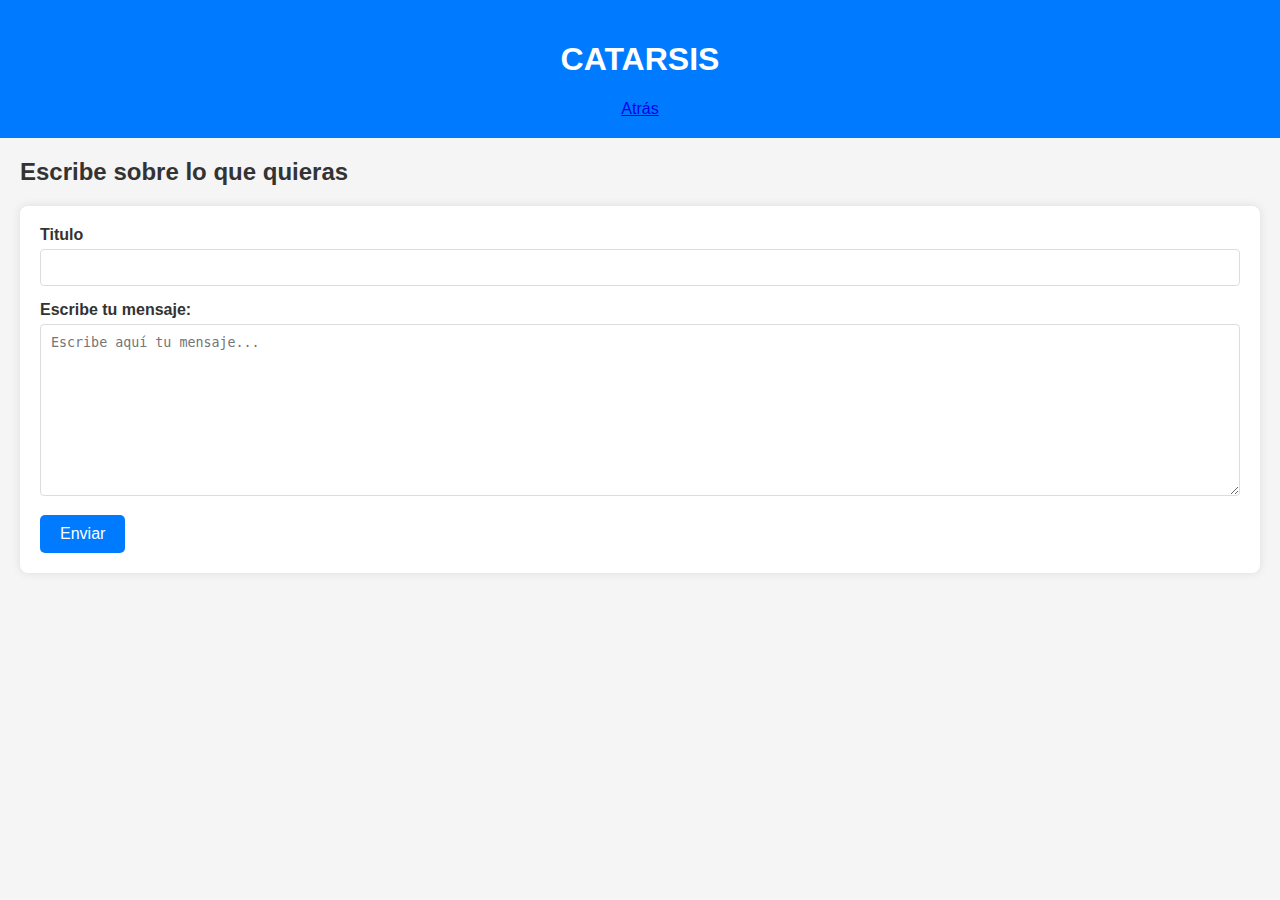
<file: escribir.html>
<!DOCTYPE html>
<html>
<head>
    <meta charset="UTF-8">
    <meta name="viewport" content="width=device-width, initial-scale=1.0">
    <title>CATARSIS</title>
    <link rel="stylesheet" href="stylepag.css">
</head>
<body>
    <header>
        <h1><a href="index.html">CATARSIS</a></h1>
        <nav id="nav">
            <li><a href="pagina.html">Atrás</a></li> 
        </nav>
    </header>

<section id="writing-space" class="container">
    <h2>Escribe sobre lo que quieras</h2>
    <form action="submit-post.php" method="post">
        <div class="form-group">
            <label for="user-name">Titulo</label>
            <input type="text" id="user-name" name="user-name" required>
        </div>
        <div class="form-group">
            <label for="user-message">Escribe tu mensaje:</label>
            <textarea id="user-message" name="user-message" rows="10" placeholder="Escribe aquí tu mensaje..." required></textarea>
        </div>
        <button type="submit">Enviar</button>
    </form>
</section>

</body>
</html>
</file>
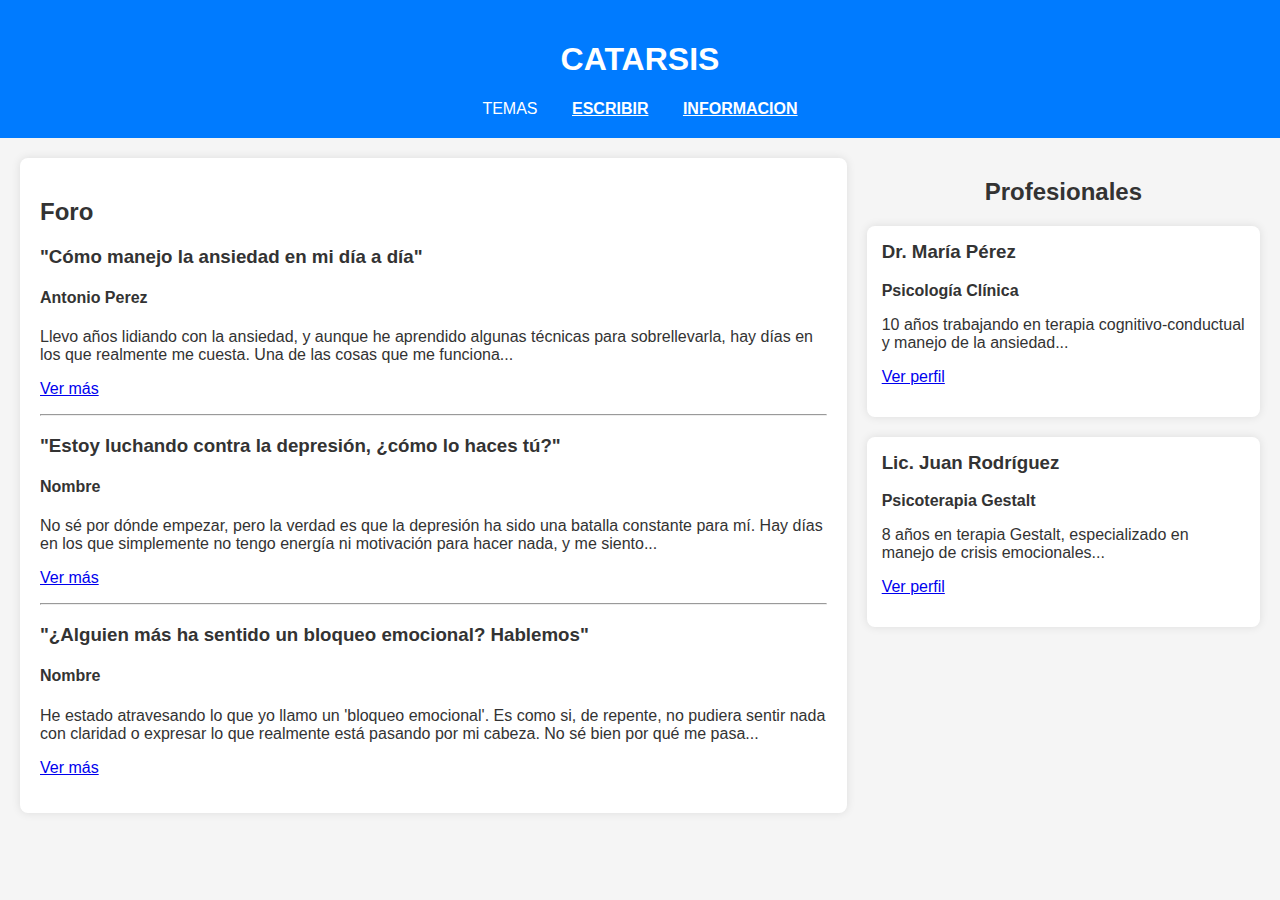
<file: pagina.html>
<!DOCTYPE html>
<html>
<head>
    <meta charset="UTF-8">
    <meta name="viewport" content="width=device-width, initial-scale=1.0">
    <title>CATARSIS</title>
    <link rel="stylesheet" href="stylepag.css">
</head>
<body>
    <header>
        <h1><a href="index.html">CATARSIS</a></h1>
        <nav id="nav">
            <ul>
                <li>TEMAS</></li>
                <li><a href="escribir.html">ESCRIBIR</a></li>
                <li><a href="info.html">INFORMACION</a></li>
            </ul>
        </nav>
    </header>

    <section id="content" class="container">
        <div id="forum">
            <h2>Foro</h2>

       
           
            <div>
                <h3>"Cómo manejo la ansiedad en mi día a día"</h3>
                <h4>Antonio Perez</h4>
                <p>Llevo años lidiando con la ansiedad, y aunque he aprendido algunas técnicas para sobrellevarla, hay días en los que realmente me cuesta. Una de las cosas que me funciona...</p>
                <p><a href="foro.html">Ver más</a></p>
            </div>

            <hr>

            <div>
                <h3>"Estoy luchando contra la depresión, ¿cómo lo haces tú?"</h3>
                <h4>Nombre</h4>
                <p>No sé por dónde empezar, pero la verdad es que la depresión ha sido una batalla constante para mí. Hay días en los que simplemente no tengo energía ni motivación para hacer nada, y me siento...</p>
                <p><a href="foro.html">Ver más</a></p>
            </div>

            <hr>

            <div>
                <h3>"¿Alguien más ha sentido un bloqueo emocional? Hablemos"</h3>
                <h4>Nombre</h4>
                <p>He estado atravesando lo que yo llamo un 'bloqueo emocional'. Es como si, de repente, no pudiera sentir nada con claridad o expresar lo que realmente está pasando por mi cabeza. No sé bien por qué me pasa...</p>
                <p><a href="foro.html">Ver más</a></p>
            </div>
        </div>
        
        <aside id="profiles">
            <h2>Profesionales</h2>
            <div class="profile">
                <h3>Dr. María Pérez</h3>
                <p><strong>Psicología Clínica</strong><p>10 años trabajando en terapia cognitivo-conductual y manejo de la ansiedad...</p>
                <p><a href="profesionales.html">Ver perfil</a></p>
            </div>
            <div class="profile">
                <h3>Lic. Juan Rodríguez</h3>
                <p><strong>Psicoterapia Gestalt</strong><p> 8 años en terapia Gestalt, especializado en manejo de crisis emocionales...</p>
                <p><a href="profesionales.html">Ver perfil</a></p>
            </div>

        </aside>
    </section>
</body>
</html>
</file>
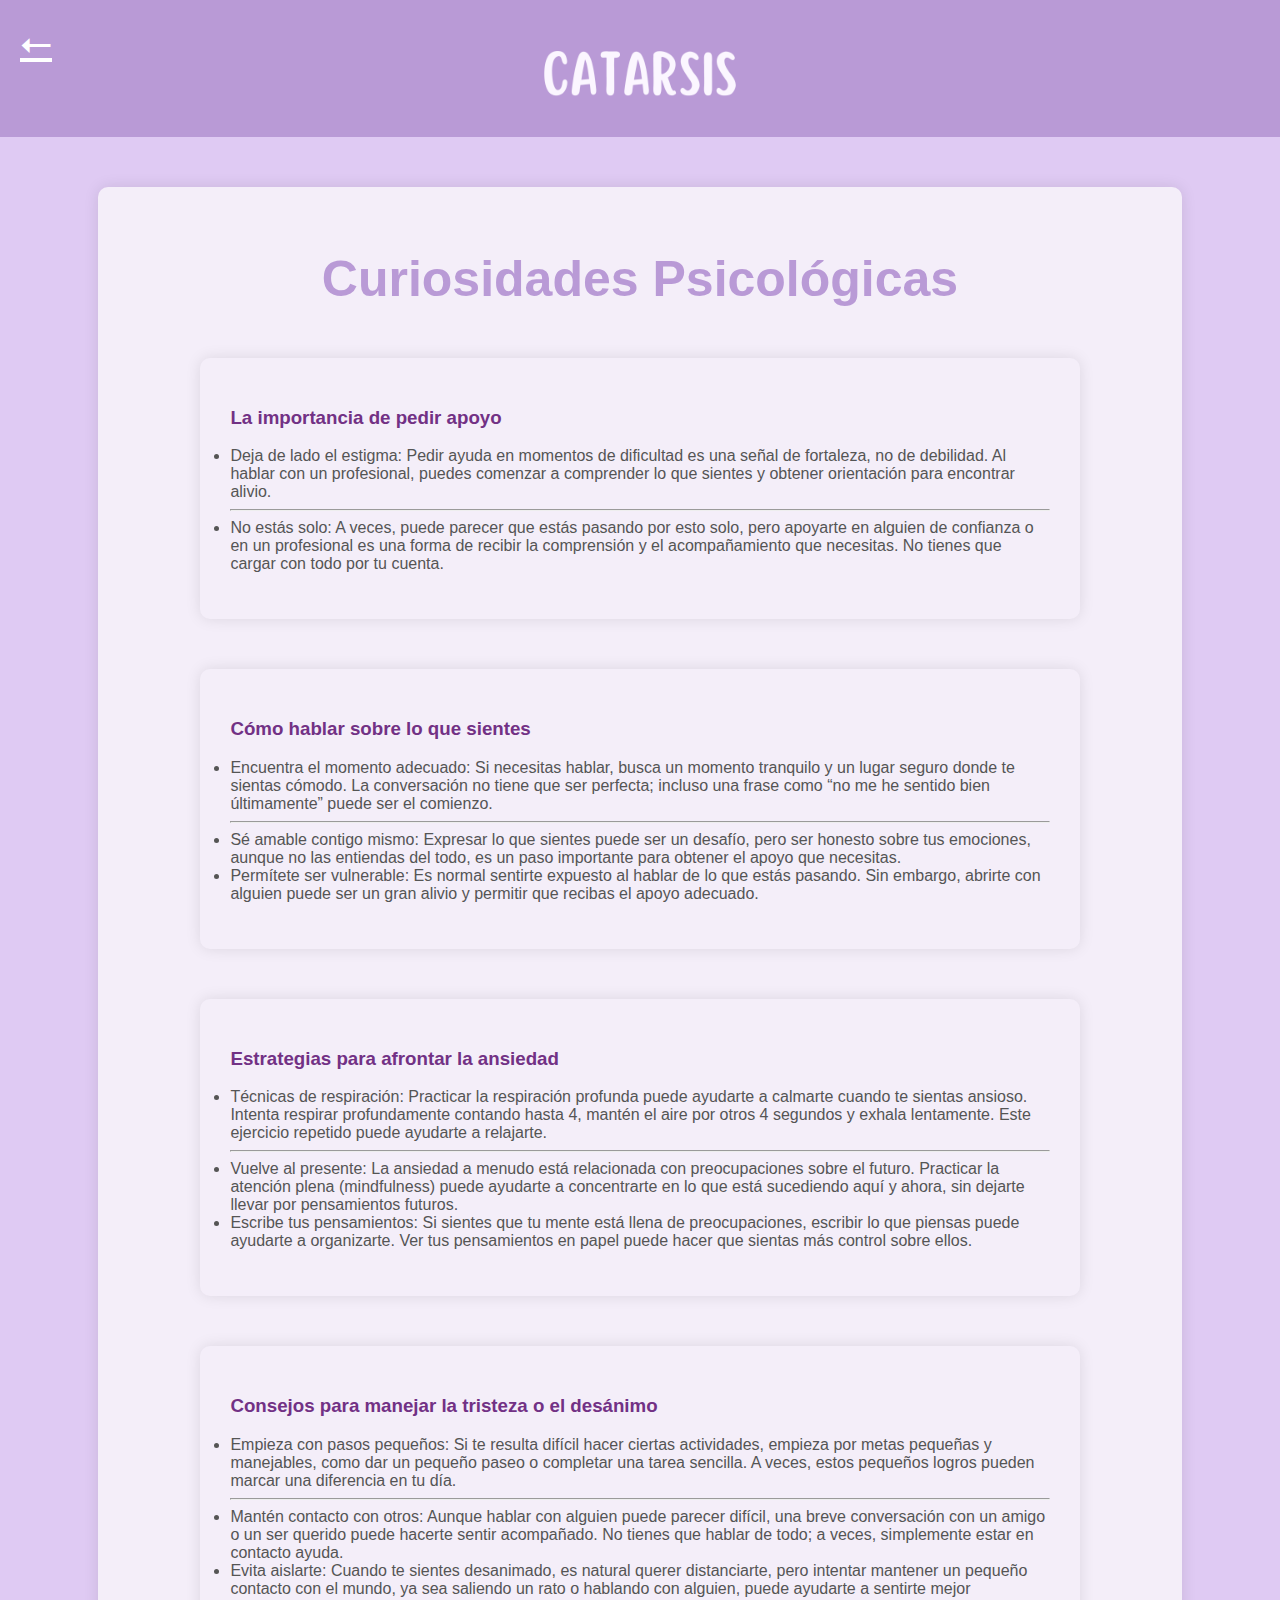
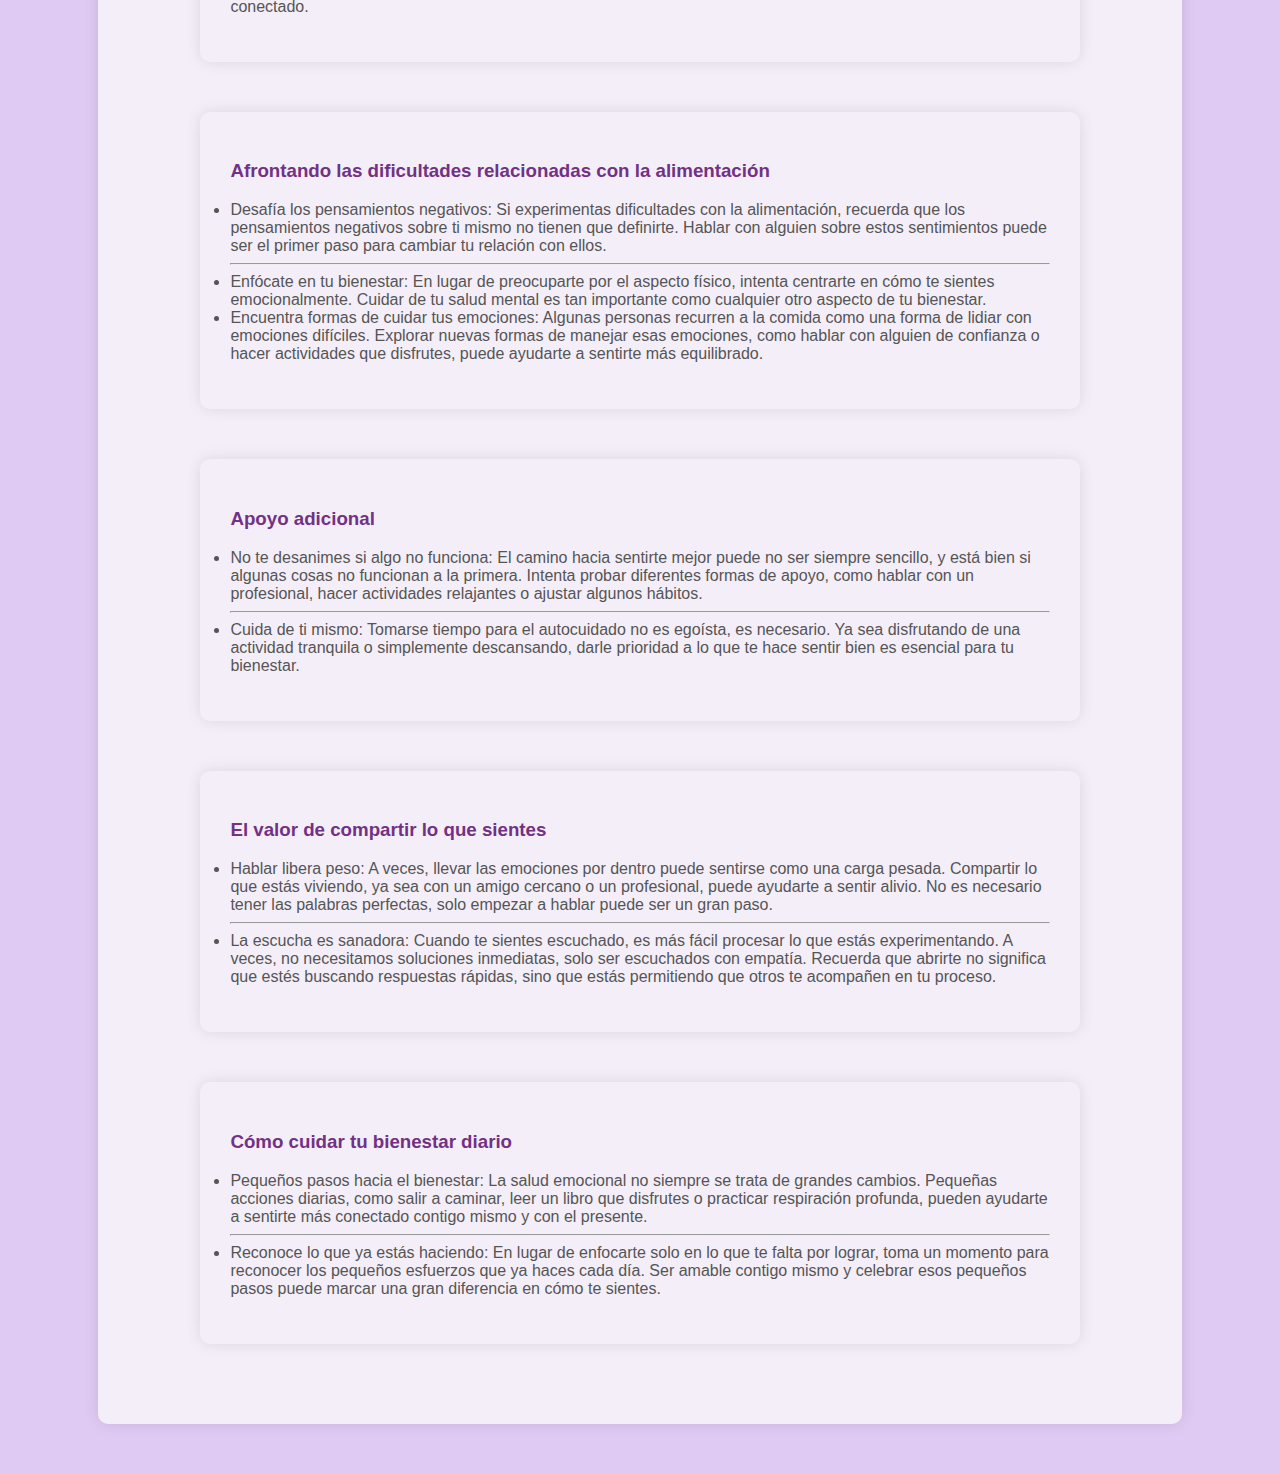
<file: htmls/infomacion.html>
<!DOCTYPE html>
<html>
<head>
    <meta charset="UTF-8">
    <meta name="viewport" content="width=device-width, initial-scale=1.0">
    <title>Información Psicológica</title>
    <link rel="stylesheet" href="../styles/info.css">
</head>
    <body>
        <header>
            <a class="flecha" href="pagina.html"> ⭠ </a>
            <img src="LETRACATARSIS.png" class="img" />
            <nav id="nav">
            </nav>
        </header>

        <div class="container">
            <h1>Curiosidades Psicológicas</h1>
            
            <div class="fact">
                <h3>La importancia de pedir apoyo</h3>
                <p><li> Deja de lado el estigma: Pedir ayuda en momentos de dificultad es una señal de fortaleza, no de debilidad. Al hablar con un profesional, puedes comenzar a comprender lo que sientes y obtener orientación para encontrar alivio.</li><hr>
                <li> No estás solo: A veces, puede parecer que estás pasando por esto solo, pero apoyarte en alguien de confianza o en un profesional es una forma de recibir la comprensión y el acompañamiento que necesitas. No tienes que cargar con todo por tu cuenta.</li></p>
            </div>
            
            <div class="fact">
                <h3>Cómo hablar sobre lo que sientes</h3>
                <p><li> Encuentra el momento adecuado: Si necesitas hablar, busca un momento tranquilo y un lugar seguro donde te sientas cómodo. La conversación no tiene que ser perfecta; incluso una frase como “no me he sentido bien últimamente” puede ser el comienzo.</li><hr>
                <li> Sé amable contigo mismo: Expresar lo que sientes puede ser un desafío, pero ser honesto sobre tus emociones, aunque no las entiendas del todo, es un paso importante para obtener el apoyo que necesitas.</li>
                <li> Permítete ser vulnerable: Es normal sentirte expuesto al hablar de lo que estás pasando. Sin embargo, abrirte con alguien puede ser un gran alivio y permitir que recibas el apoyo adecuado.</li>
            </p>
            </div>

            <div class="fact">
                <h3>Estrategias para afrontar la ansiedad</h3>
                <p><li> Técnicas de respiración: Practicar la respiración profunda puede ayudarte a calmarte cuando te sientas ansioso. Intenta respirar profundamente contando hasta 4, mantén el aire por otros 4 segundos y exhala lentamente. Este ejercicio repetido puede ayudarte a relajarte.</li><hr>
                <li> Vuelve al presente: La ansiedad a menudo está relacionada con preocupaciones sobre el futuro. Practicar la atención plena (mindfulness) puede ayudarte a concentrarte en lo que está sucediendo aquí y ahora, sin dejarte llevar por pensamientos futuros.</li>
                <li> Escribe tus pensamientos: Si sientes que tu mente está llena de preocupaciones, escribir lo que piensas puede ayudarte a organizarte. Ver tus pensamientos en papel puede hacer que sientas más control sobre ellos.</li>
            </p>
            </div>

            <div class="fact">
                <h3>Consejos para manejar la tristeza o el desánimo</h3>
                <p><li> Empieza con pasos pequeños: Si te resulta difícil hacer ciertas actividades, empieza por metas pequeñas y manejables, como dar un pequeño paseo o completar una tarea sencilla. A veces, estos pequeños logros pueden marcar una diferencia en tu día.</li><hr>
                <li> Mantén contacto con otros: Aunque hablar con alguien puede parecer difícil, una breve conversación con un amigo o un ser querido puede hacerte sentir acompañado. No tienes que hablar de todo; a veces, simplemente estar en contacto ayuda.</li>
                <li> Evita aislarte: Cuando te sientes desanimado, es natural querer distanciarte, pero intentar mantener un pequeño contacto con el mundo, ya sea saliendo un rato o hablando con alguien, puede ayudarte a sentirte mejor conectado.</li>
            </p>
            </div>

            <div class="fact">
                <h3>Afrontando las dificultades relacionadas con la alimentación</h3>
                <p><li> Desafía los pensamientos negativos: Si experimentas dificultades con la alimentación, recuerda que los pensamientos negativos sobre ti mismo no tienen que definirte. Hablar con alguien sobre estos sentimientos puede ser el primer paso para cambiar tu relación con ellos.</li><hr>
                <li> Enfócate en tu bienestar: En lugar de preocuparte por el aspecto físico, intenta centrarte en cómo te sientes emocionalmente. Cuidar de tu salud mental es tan importante como cualquier otro aspecto de tu bienestar.</li>
                <li> Encuentra formas de cuidar tus emociones: Algunas personas recurren a la comida como una forma de lidiar con emociones difíciles. Explorar nuevas formas de manejar esas emociones, como hablar con alguien de confianza o hacer actividades que disfrutes, puede ayudarte a sentirte más equilibrado.</li>
            </p>
            </div>

            <div class="fact">
                <h3>Apoyo adicional</h3>
                <p><li> No te desanimes si algo no funciona: El camino hacia sentirte mejor puede no ser siempre sencillo, y está bien si algunas cosas no funcionan a la primera. Intenta probar diferentes formas de apoyo, como hablar con un profesional, hacer actividades relajantes o ajustar algunos hábitos.</li><hr>
                <li> Cuida de ti mismo: Tomarse tiempo para el autocuidado no es egoísta, es necesario. Ya sea disfrutando de una actividad tranquila o simplemente descansando, darle prioridad a lo que te hace sentir bien es esencial para tu bienestar.</li>
            </p>
            </div>

            <div class="fact">
                <h3>El valor de compartir lo que sientes</h3>
                <p><li> Hablar libera peso: A veces, llevar las emociones por dentro puede sentirse como una carga pesada. Compartir lo que estás viviendo, ya sea con un amigo cercano o un profesional, puede ayudarte a sentir alivio. No es necesario tener las palabras perfectas, solo empezar a hablar puede ser un gran paso.</li><hr>
                <li> La escucha es sanadora: Cuando te sientes escuchado, es más fácil procesar lo que estás experimentando. A veces, no necesitamos soluciones inmediatas, solo ser escuchados con empatía. Recuerda que abrirte no significa que estés buscando respuestas rápidas, sino que estás permitiendo que otros te acompañen en tu proceso.</li>
            </p>
            </div>

            <div class="fact">
                <h3>Cómo cuidar tu bienestar diario</h3>
                <p><li> Pequeños pasos hacia el bienestar: La salud emocional no siempre se trata de grandes cambios. Pequeñas acciones diarias, como salir a caminar, leer un libro que disfrutes o practicar respiración profunda, pueden ayudarte a sentirte más conectado contigo mismo y con el presente.</li><hr>
                <li> Reconoce lo que ya estás haciendo: En lugar de enfocarte solo en lo que te falta por lograr, toma un momento para reconocer los pequeños esfuerzos que ya haces cada día. Ser amable contigo mismo y celebrar esos pequeños pasos puede marcar una gran diferencia en cómo te sientes.</li>
            </p>
            </div>


        </div>
    
    </body>
    </html>
</file>
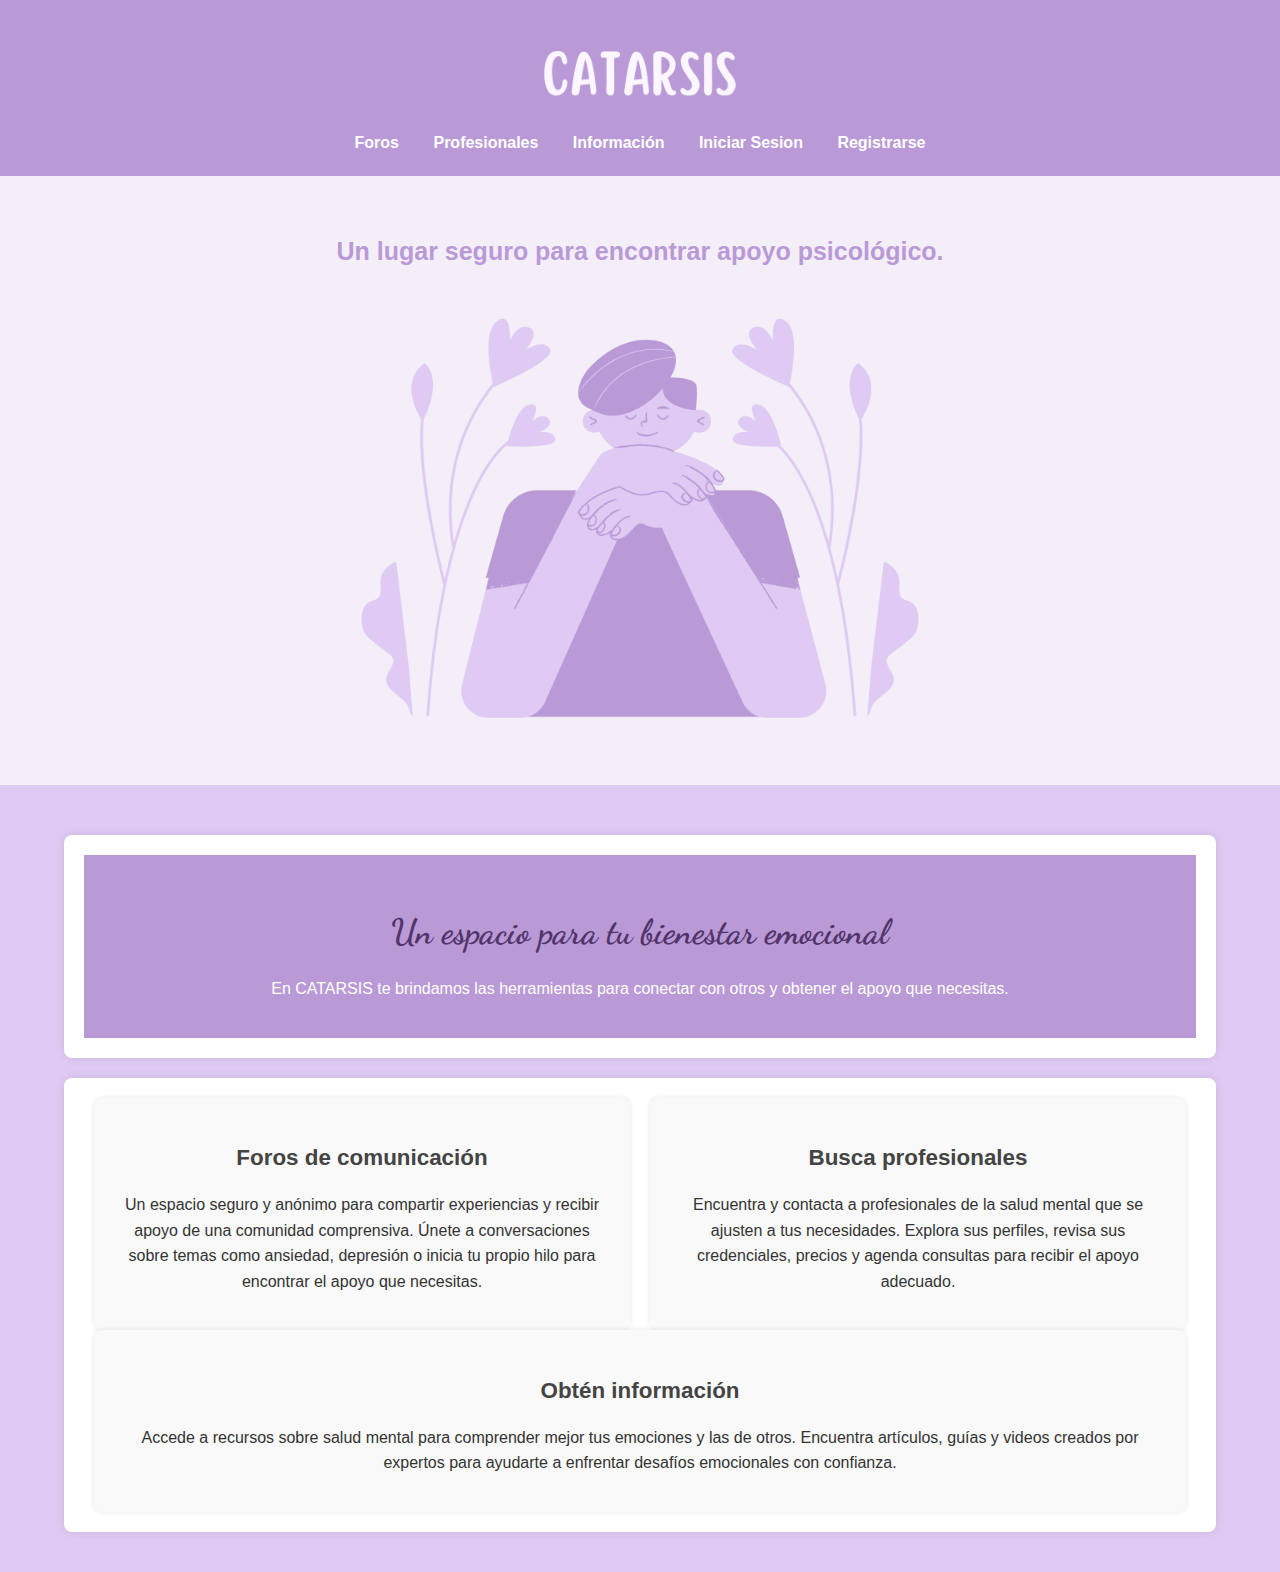
<file: htmls/menu.html>
<!DOCTYPE HTML>
<html>
<head>
	<title>CATARSIS</title>
	<meta charset="utf-8" />
	<meta name="viewport" content="width=device-width, initial-scale=1, user-scalable=no" />
	<meta name="description" content="CATARSIS es una plataforma que ofrece ayuda psicológica a través de foros, contacto con profesionales y contenido informativo." />
	<meta name="keywords" content="psicología, ayuda, foro, profesionales, salud mental" />
	<link rel="stylesheet" href="../styles/stylemenu.css" />
	<link rel="preconnect" href="https://fonts.googleapis.com">
	<link href="https://fonts.googleapis.com/css2?family=Dancing+Script:wght@400..700&display=swap" rel="stylesheet">

</head>
	<body>
		<!-- Header -->
		<header>
			<img src="LETRACATARSIS.png" class="image featured" style="width: 200px; height: auto; margin-bottom: -20px;" />
			<nav id="nav">
				<ul>
				<li><a>Foros</a></li>
					<li><a>Profesionales</a></li>
					<li><a>Información</a></li>
					<li><a href="inicio.php">Iniciar Sesion</a></li>
					<li><a href="registrar.php">Registrarse</a></li>
				</ul>
			</nav>
		</header>

		<!-- Banner -->
		<section id="banner">
			<p style="color: #b99ad6; font-size: 25px; margin-top: -5px; font-family: 'Century Gothic', sans-serif; font-weight: bold;">Un lugar seguro para encontrar apoyo psicológico.</p>
			<img src="imagencatarsis.png" class="image featured" style="width: 750px; height: auto;"/>
		</section>

		<!-- Main -->
		<section id="main" class="container">
			<section class="box special">
				<header class="major">
					<h2>Un espacio para tu bienestar emocional</h2>
					<p style="font-family: 'Century Gothic', sans-serif;">En CATARSIS te brindamos las herramientas para conectar con otros y obtener el apoyo que necesitas.</p>
				</header>
			
			</section>

			<section class="box special features">
				<div class="features-row">
					<section id="foros">
						<h3>Foros de comunicación</h3>
						<p>Un espacio seguro y anónimo para compartir experiencias y recibir apoyo de una comunidad comprensiva. Únete a conversaciones sobre temas como ansiedad, depresión o inicia tu propio hilo para encontrar el apoyo que necesitas.</p>
					</section>
					<section id="profesionales">
						<h3>Busca profesionales</h3>
						<p>Encuentra y contacta a profesionales de la salud mental que se ajusten a tus necesidades. Explora sus perfiles, revisa sus credenciales, precios y agenda consultas para recibir el apoyo adecuado.</p>
					</section>
				</div>
				<div class="features-row">
					<section id="informacion">
						<h3>Obtén información</h3>
						<p>Accede a recursos sobre salud mental para comprender mejor tus emociones y las de otros. Encuentra artículos, guías y videos creados por expertos para ayudarte a enfrentar desafíos emocionales con confianza.</p>
					</section>
				</div>
			</section>
		</section>

	</body>
</html>
</file>
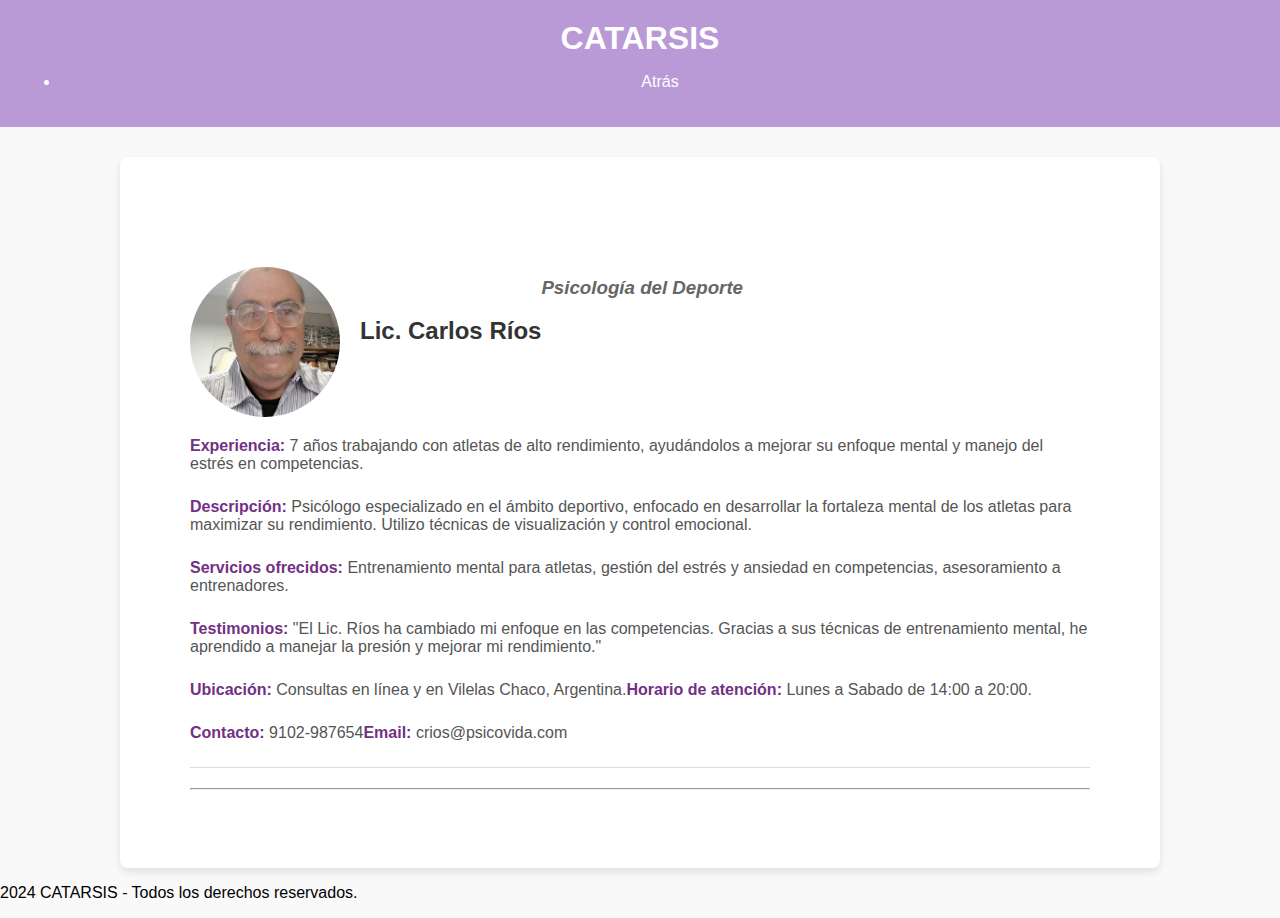
<file: htmls/profesional3.html>
<!DOCTYPE html>
<html>
<head>
    <meta charset="UTF-8">
    <meta name="viewport" content="width=device-width, initial-scale=1.0">
    <title>Perfil Profesional</title>
    <link rel="stylesheet" href="../styles/styleprof.css" />
</head>
<body>
    <header>
        <h1><a href="index.html">CATARSIS</a></h1>
        <nav id="nav">
            <ul>
                <li><a href="pagina.html">Atrás</a></li> 
            </ul>
        </nav>
    </header>

<section class="professional-profile">
    <div class="profile">
        <img src="prof3.jpg" alt="Foto del profesional" class="profile-pic">
        <h2>Lic. Carlos Ríos</h2>
        <h3>Psicología del Deporte</h3>
        <p><strong>Experiencia:</strong> 7 años trabajando con atletas de alto rendimiento, ayudándolos a mejorar su enfoque mental y manejo del estrés en competencias.</p>
        <p><strong>Descripción:</strong> Psicólogo especializado en el ámbito deportivo, enfocado en desarrollar la fortaleza mental de los atletas para maximizar su rendimiento. Utilizo técnicas de visualización y control emocional.</p>
        <p><strong>Servicios ofrecidos:</strong> Entrenamiento mental para atletas, gestión del estrés y ansiedad en competencias, asesoramiento a entrenadores.</p>
        
        <p><strong>Testimonios:</strong> "El Lic. Ríos ha cambiado mi enfoque en las competencias. Gracias a sus técnicas de entrenamiento mental, he aprendido a manejar la presión y mejorar mi rendimiento."</p>
        <p><strong>Ubicación:</strong> Consultas en línea y en Vilelas Chaco, Argentina.</p>
        <p><strong>Horario de atención:</strong> Lunes a Sabado de 14:00 a 20:00.</p>
        <p><strong>Contacto:</strong> 9102-987654</p>
        <p><strong>Email:</strong> crios@psicovida.com</p>
    </div>

    <hr>
</section>

<footer>
    <p>2024 CATARSIS - Todos los derechos reservados.</p>
</footer>
</body>
</html>
</file>
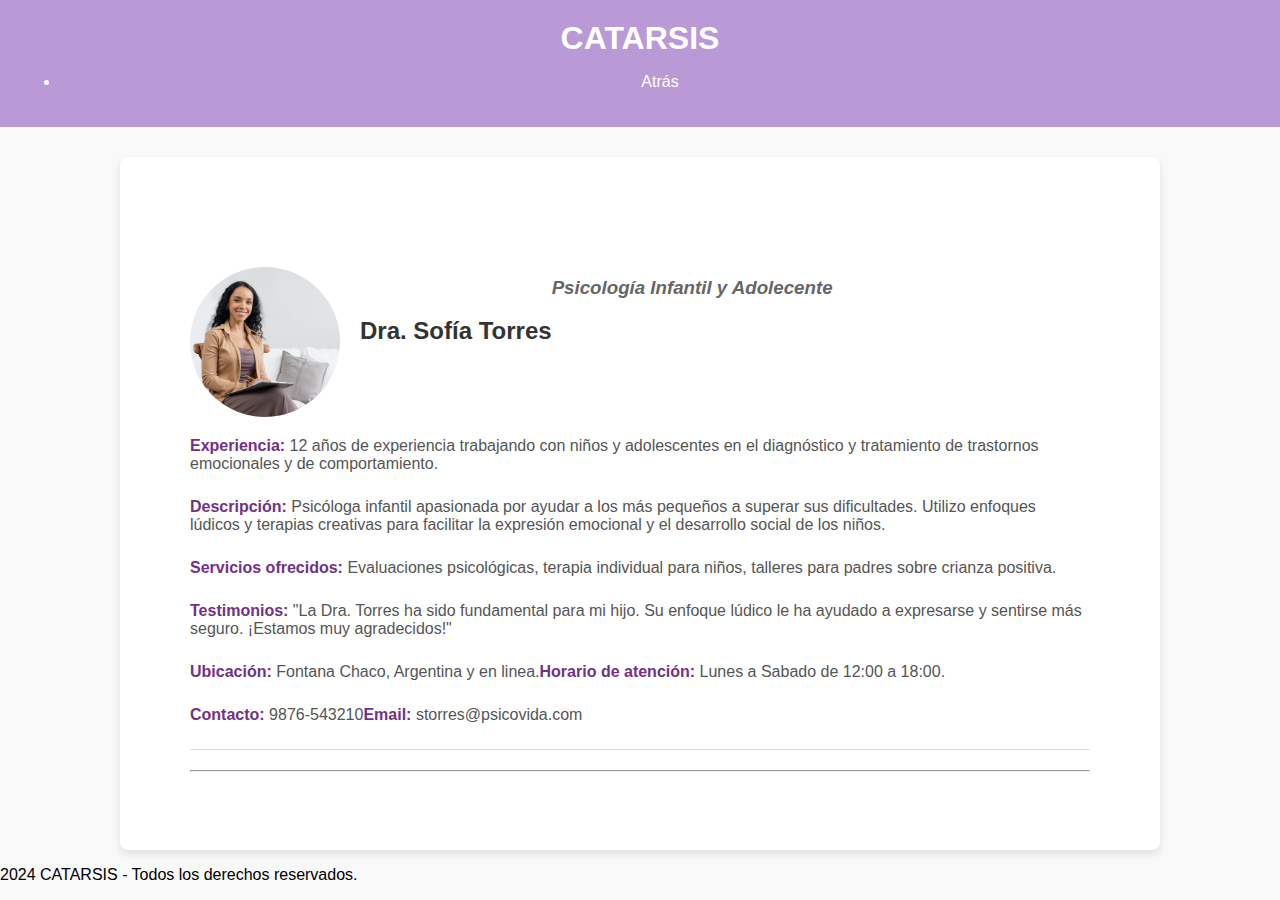
<file: htmls/profesional4.html>
<!DOCTYPE html>
<html>
<head>
    <meta charset="UTF-8">
    <meta name="viewport" content="width=device-width, initial-scale=1.0">
    <title>Perfil Profesional</title>
    <link rel="stylesheet" href="../styles/styleprof.css" />
</head>
<body>
    <header>
        <h1><a href="index.html">CATARSIS</a></h1>
        <nav id="nav">
            <ul>
                <li><a href="pagina.html">Atrás</a></li> 
            </ul>
        </nav>
    </header>

<section class="professional-profile">
    <div class="profile">
        <img src="prof4.jpg" alt="Foto del profesional" class="profile-pic">
        <h2>Dra. Sofía Torres</h2>
        <h3>Psicología Infantil y Adolecente</h3>
        <p><strong>Experiencia:</strong> 12 años de experiencia trabajando con niños y adolescentes en el diagnóstico y tratamiento de trastornos emocionales y de comportamiento.</p>
        <p><strong>Descripción:</strong> Psicóloga infantil apasionada por ayudar a los más pequeños a superar sus dificultades. Utilizo enfoques lúdicos y terapias creativas para facilitar la expresión emocional y el desarrollo social de los niños.</p>
        <p><strong>Servicios ofrecidos:</strong> Evaluaciones psicológicas, terapia individual para niños, talleres para padres sobre crianza positiva.</p>
        
        <p><strong>Testimonios:</strong> "La Dra. Torres ha sido fundamental para mi hijo. Su enfoque lúdico le ha ayudado a expresarse y sentirse más seguro. ¡Estamos muy agradecidos!"</p>
        <p><strong>Ubicación:</strong> Fontana Chaco, Argentina y en linea.</p>
        <p><strong>Horario de atención:</strong> Lunes a Sabado de 12:00 a 18:00.</p>
        <p><strong>Contacto:</strong> 9876-543210</p>
        <p><strong>Email:</strong> storres@psicovida.com</p>
    </div>

    <hr>
</section>

<footer>
    <p>2024 CATARSIS - Todos los derechos reservados.</p>
</footer>
</body>
</html>
</file>
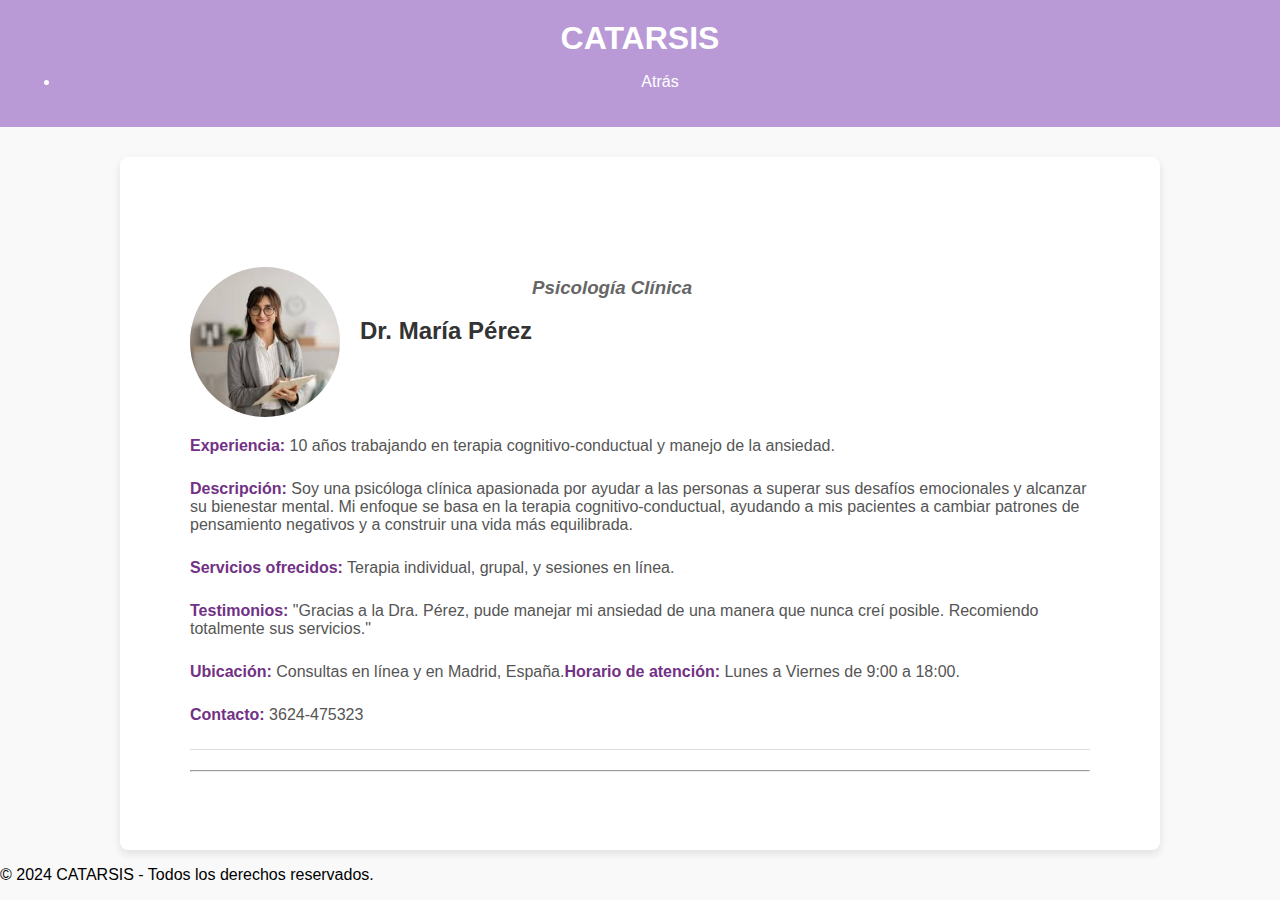
<file: htmls/profesionales.html>
<!DOCTYPE html>
<html>
<head>
    <meta charset="UTF-8">
    <meta name="viewport" content="width=device-width, initial-scale=1.0">
    <title>Perfil Profesional</title>
    <link rel="stylesheet" href="../styles/styleprof.css" />
</head>
<body>
    <header>
        <h1><a href="index.html">CATARSIS</a></h1>
        <nav id="nav">
            <ul>
                <li><a href="pagina.html">Atrás</a></li> 
            </ul>
        </nav>
    </header>

<section class="professional-profile">
    <div class="profile">
        <img src="prof.jpg" alt="Foto del profesional" class="profile-pic">
        <h2>Dr. María Pérez</h2>
        <h3>Psicología Clínica</h3>
        <p><strong>Experiencia:</strong> 10 años trabajando en terapia cognitivo-conductual y manejo de la ansiedad.</p>
        <p><strong>Descripción:</strong> Soy una psicóloga clínica apasionada por ayudar a las personas a superar sus desafíos emocionales y alcanzar su bienestar mental. Mi enfoque se basa en la terapia cognitivo-conductual, ayudando a mis pacientes a cambiar patrones de pensamiento negativos y a construir una vida más equilibrada.</p>
        <p><strong>Servicios ofrecidos:</strong> Terapia individual, grupal, y sesiones en línea.</p>
        
        <p><strong>Testimonios:</strong> "Gracias a la Dra. Pérez, pude manejar mi ansiedad de una manera que nunca creí posible. Recomiendo totalmente sus servicios."</p>
        <p><strong>Ubicación:</strong> Consultas en línea y en Madrid, España.</p>
        <p><strong>Horario de atención:</strong> Lunes a Viernes de 9:00 a 18:00.</p>
        <p><strong>Contacto:</strong> 3624-475323</p>
    </div>

    <hr>
</section>

<footer>
    <p>&copy; 2024 CATARSIS - Todos los derechos reservados.</p>
</footer>

</body>
</html>
</file>
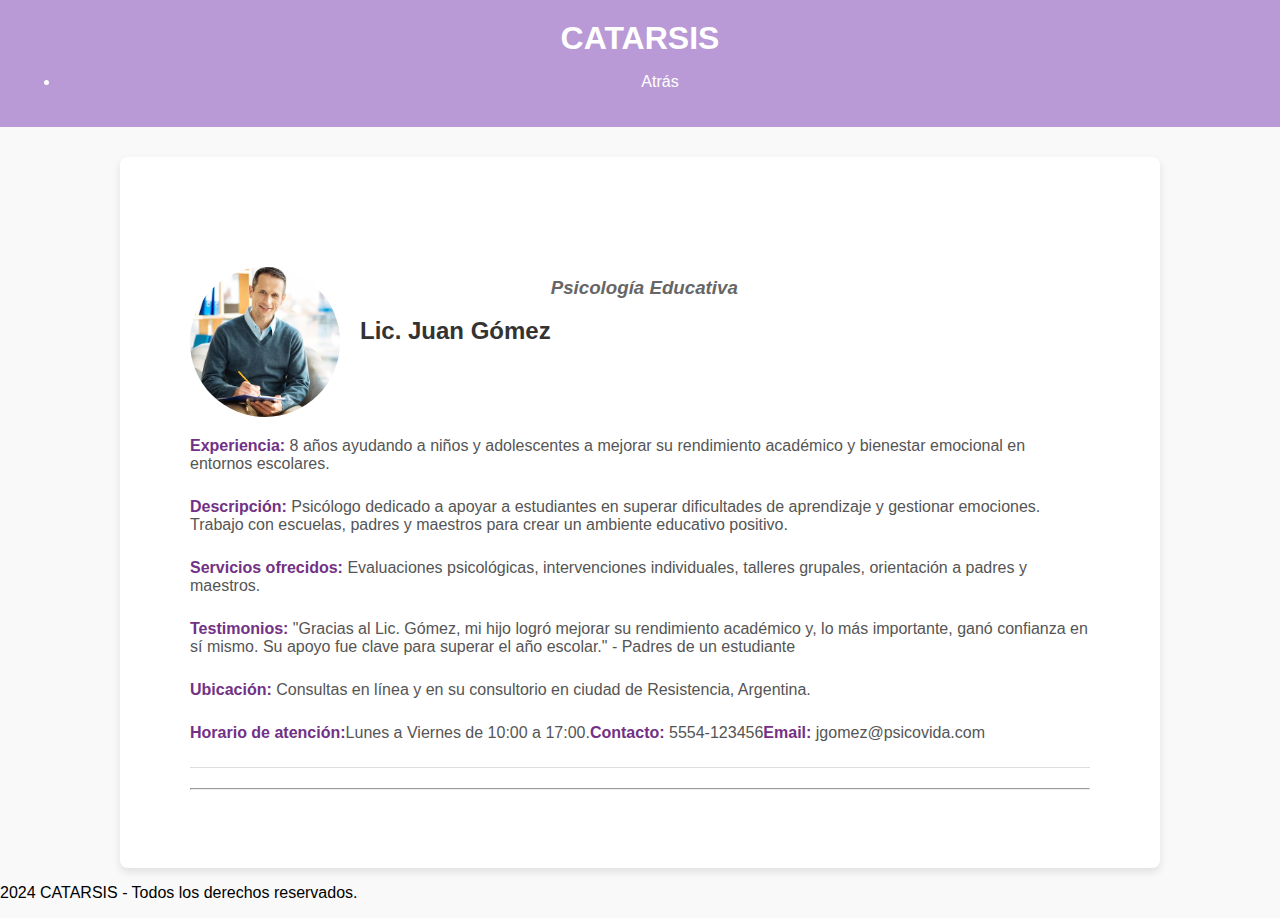
<file: htmls/profesionales2.html>
<!DOCTYPE html>
<html>
<head>
    <meta charset="UTF-8">
    <meta name="viewport" content="width=device-width, initial-scale=1.0">
    <title>Perfil Profesional</title>
    <link rel="stylesheet" href="../styles/styleprof.css" />
</head>
<body>
    <header>
        <h1><a href="index.html">CATARSIS</a></h1>
        <nav id="nav">
            <ul>
                <li><a href="pagina.html">Atrás</a></li> 
            </ul>
        </nav>
    </header>

<section class="professional-profile">
    <div class="profile">
        <img src="prof2.jpg" alt="Foto del profesional" class="profile-pic">
        <h2>Lic. Juan Gómez</h2>
        <h3>Psicología Educativa</h3>
        <p><strong>Experiencia:</strong> 8 años ayudando a niños y adolescentes a mejorar su rendimiento académico y bienestar emocional en entornos escolares.</p>
        <p><strong>Descripción:</strong> Psicólogo dedicado a apoyar a estudiantes en superar dificultades de aprendizaje y gestionar emociones. Trabajo con escuelas, padres y maestros para crear un ambiente educativo positivo.</p>
        <p><strong>Servicios ofrecidos:</strong> Evaluaciones psicológicas, intervenciones individuales, talleres grupales, orientación a padres y maestros.</p>
        
        <p><strong>Testimonios:</strong> "Gracias al Lic. Gómez, mi hijo logró mejorar su rendimiento académico y, lo más importante, ganó confianza en sí mismo. Su apoyo fue clave para superar el año escolar." - Padres de un estudiante</p>
        <p><strong>Ubicación:</strong> Consultas en línea y en su consultorio en ciudad de Resistencia, Argentina.</p>
        <p><strong>Horario de atención:</strong>Lunes a Viernes de 10:00 a 17:00.</p>
        <p><strong>Contacto:</strong> 5554-123456</p>
        <p><strong>Email:</strong> jgomez@psicovida.com</p>
    </div>

    <hr>
</section>

<footer>
    <p>2024 CATARSIS - Todos los derechos reservados.</p>
</footer>
</body>
</html>
</file>
<file: stylepag.css>
/* General Styles */
body {
    font-family: Arial, sans-serif;
    background-color: #f5f5f5;
    color: #333;
    margin: 0;
    padding: 0;
}

header {
    background: #007bff;
    color: #fff;
    padding: 20px 0;
    text-align: center;
}

header h1 a {
    color: #fff;
    text-decoration: none;
}

header nav ul {
    padding: 0;
    list-style: none;
    margin: 10px 0 0;
}

header nav ul li {
    display: inline;
    margin: 0 15px;
}

header nav ul li a {
    color: #fff;
    font-weight: bold;
}

/* General Styles */
body {
    font-family: Arial, sans-serif;
    background-color: #f5f5f5;
    color: #333;
    margin: 0;
    padding: 0;
}

header {
    background: #007bff;
    color: #fff;
    padding: 20px 0;
    text-align: center;
}

header h1 a {
    color: #fff;
    text-decoration: none;
}

header nav ul {
    padding: 0;
    list-style: none;
    margin: 10px 0 0;
}

header nav ul li {
    display: inline;
    margin: 0 15px;
}

header nav ul li a {
    color: #fff;
    font-weight: bold;
}

/* Content */
#content {
    display: flex;
    justify-content: space-between;
    margin: 20px;
}

#forum {
    flex: 2;
    background: #fff;
    padding: 20px;
    border-radius: 8px;
    box-shadow: 0 0 10px rgba(0, 0, 0, 0.1);
}

#forum .post {
    margin-bottom: 20px;
}

#forum .post h3 {
    margin-top: 0;
}

#forum .post a {
    color: #007bff;
    text-decoration: none;
}

#forum .post a:hover {
    text-decoration: underline;
}

#profiles {
    flex: 1;
    margin-left: 20px;
}

#profiles h2 {
    margin-bottom: 20px;
    text-align: center;
}

.profile {
    background: #fff;
    padding: 15px;
    margin-bottom: 20px;
    border-radius: 8px;
    box-shadow: 0 0 10px rgba(0, 0, 0, 0.1);
}

.profile h3 {
    margin-top: 0;
}

.profile h3 a {
    color: #007bff;
    text-decoration: none;
}

.profile h3 a:hover {
    text-decoration: underline;
}

/* Footer */
#footer {
    background: #007bff;
    color: #fff;
    text-align: center;
    padding: 20px 0;
}

#footer ul {
    padding: 0;
    list-style: none;
    margin: 0;
}

#footer ul li {
    display: inline-block;
    margin: 0 10px;
}

#footer ul li a {
    color: #fff;
    font-size: 1.5em;
}



.container {
    margin: 20px;
}

form {
    background: #fff;
    padding: 20px;
    border-radius: 8px;
    box-shadow: 0 0 10px rgba(0, 0, 0, 0.1);
}

.form-group {
    margin-bottom: 15px;
}

.form-group label {
    display: block;
    margin-bottom: 5px;
    font-weight: bold;
}

.form-group input[type="text"],
.form-group textarea {
    width: 100%;
    padding: 10px;
    border: 1px solid #ddd;
    border-radius: 4px;
    box-sizing: border-box;
}

form button {
    background: #007bff;
    color: #fff;
    border: none;
    padding: 10px 20px;
    border-radius: 5px;
    cursor: pointer;
    font-size: 16px;
}

form button:hover {
    background: #0056b3;
}
</file>
<file: styles/info.css>
body {
    font-family: Arial, sans-serif;
    margin: 0;
    padding: 0;
    background-color: #dfcaf3;
}

h1 {
    font-size: 50px;
    color: #b99ad6;
}

h3 {
    color:#723185;
}

p {
    color: #555;
}

li {
    color: #555;
}

/* Estilos para el header */
header {
    background: #b99ad6;
    color: #fff;
    padding: 20px;
    text-align: center;
}

.flecha {
    font-size: 40px;
    position: absolute;
    left: 20px;
    top: 20px;
    color: white;
}

.img {
    width: 200px;
    height: auto;
    margin-bottom: -20px;
}

header h1 {
    text-align: center;
    flex-grow: 1; 
    font-size: 24px;
    margin: 0;
    font-weight: bold;
    color: white;
}

header div {
    display: flex;
    gap: 10px;
}


/* 2. Estilos del formulario de registro */
section {
    max-width: 400px;
    margin: 50px auto;
    background-color: white;
    padding: 20px;
    border-radius: 10px;
    box-shadow: 0 0 15px rgba(0, 0, 0, 0.1);
}



/* 3. Estilos del formulario de inicio de sesión */
div {
    max-width: 80%;
    margin: 50px auto;
    background-color: #f4eef9;
    padding: 30px;
    border-radius: 10px;
    box-shadow: 0 0 15px rgba(0, 0, 0, 0.1);
}

    div h1 {
        text-align: center;
        font-family: 'Century Gothic', sans-serif;
    }
</file>
<file: styles/stylemenu.css>
/* General */
body {
    font-family: Arial, sans-serif;
    background-color: #dfcaf3;
    color: #333;
    margin: 0;
    padding: 0;
    line-height: 1.6;
}

a {
    color: white;
    text-decoration: none;
    font-family: 'Century Gothic', sans-serif;
}

a:hover {
    text-decoration: underline;
}

h1, h2, h3 {
    color: #444;
    margin-bottom: 15px;
    font-family: 'Century Gothic', sans-serif;
}

h2 {
    font-family: "Dancing Script", cursive;
    font-optical-sizing: auto;
    font-weight: <weight>;
    font-style: normal;
    color: #513469;
    font-size: 35px;
}

/* Container */
.container {
    width: 90%;
    max-width: 1200px;
    margin: 0 auto;
    padding: 20px;
}

/* Header */
header {
    background: #b99ad6 !important;
    color: #fff;
    padding: 20px 0;
    text-align: center;
}

header h1 {
    margin: 0;
    font-size: 2em;
}

header nav ul {
    padding: 0;
    list-style: none;
    text-align: center;
    margin: 10px 0 0;
}

header nav ul li {
    display: inline;
    margin: 0 15px;
}

header nav ul li a {
    color: #fff;
    font-weight: bold;
}

/* Banner */
#banner {
    background-color: #f4eef9;
    padding: 60px 20px;
    text-align: center;
    margin-bottom: 30px;
}

#banner h2 {
    font-size: 2.5em;
    margin-bottom: 10px;
}

#banner p {
    font-size: 1.2em;
}

/* Box */
.box {
    background: #fff;
    padding: 20px;
    margin-bottom: 20px;
    border-radius: 8px;
    box-shadow: 0 0 10px rgba(0, 0, 0, 0.1);
}

/* Features Row */
.features-row {
    display: flex;
    justify-content: space-between;
}

.features-row section {
    background: #f9f9f9;
    padding: 20px;
    flex: 1;
    margin: 0 10px;
    border-radius: 8px;
    box-shadow: 0 0 5px rgba(0, 0, 0, 0.1);
    text-align: center;
}

.features-row section h3 {
    margin-bottom: 10px;
    font-size: 1.4em;
}

.features-row section p {
    font-size: 1em;
}

/* Footer */
#footer {
    background: #b99ad6;
    color: #fff;
    text-align: center;
    padding: 20px 0;
}

#footer ul {
    padding: 0;
    list-style: none;
    margin: 0;
}

#footer ul li {
    display: inline-block;
    margin: 0 10px;
}

#footer ul li a {
    color: #fff;
    font-size: 15px;
}

/* Responsive */
@media (max-width: 768px) {
    .features-row {
        flex-direction: column;
    }

    .features-row section {
        margin-bottom: 20px;
    }

    header nav ul li {
        display: block;
        margin: 5px 0;
    }
}

/* Login Section */
#login .box {
    max-width: 400px;
    margin: 100px auto;
    padding: 20px;
    background: #fff;
    border-radius: 8px;
    box-shadow: 0 0 10px rgba(0, 0, 0, 0.1);
}

#login h2 {
    text-align: center;
    margin-bottom: 20px;
}

#login label {
    display: block;
    margin-bottom: 10px;
    font-weight: bold;
}

#login input[type="text"],
#login input[type="password"] {
    width: 100%;
    padding: 10px;
    margin-bottom: 20px;
    border: 1px solid #ddd;
    border-radius: 4px;
}

#login button {
    width: 100%;
    padding: 10px;
    background-color: #007bff;
    color: #fff;
    border: none;
    border-radius: 4px;
    cursor: pointer;
}

#login button:hover {
    background-color: #0056b3;
}

#login p {
    text-align: center;
    margin-top: 20px;
}

#login p a {
    color: #007bff;
}

#login p a:hover {
    text-decoration: underline;
}
</file>
<file: styles/styleprof.css>
/* General Styles */
body {
    font-family: Arial, sans-serif;
    background-color: #f9f9f9;
    margin: 0;
    padding: 0;
}

/* Header */
header {
    
    background: #b99ad6;
    color: #fff;
    padding: 20px;
    text-align: center;
}

.flecha {
    font-size: 40px;
    position: absolute;
    left: 20px;
    top: 20px;
}

header h1 {
    margin: 0;
}

header a {
    color: #fff;
    text-decoration: none;
}

.img {
    width: 200px; 
    height: auto; 
    margin-bottom: -20px;
}

/* Sección del perfil */
.professional-profile {
    max-width: 900px;
    margin: 0 auto;
    padding: 70px;
    margin-top: 30px;
    background-color: white;
    box-shadow: 0px 4px 8px rgba(0, 0, 0, 0.1);
    border-radius: 8px;
}

/* Perfil individual */
.profile {
    margin-top:40px;
    display: flex;
    flex-wrap: wrap;
    align-items: flex-start;
    margin-bottom: 20px;
    border-bottom: 1px solid #ddd;
    padding-bottom: 20px;
}

.profile:last-child {
    border-bottom: none;
}

.profile-pic {
    width: 150px;
    height: 150px;
    object-fit: cover;
    border-radius: 50%;
    margin-right: 20px;
}

.profile h2 {
    margin-top: 50px;
    color: #333;
    margin-right
}

.profile h3 {
    margin-top: 50px;
    margin-top: 5px;
    color: #666;
    font-style: italic;
    display: block;
    margin: 10px 0;
}

.profile p {
    margin: 5px 0;
    color: #555;
    margin-top: 20px;
    
}

.profile strong {
    color: #723185;
}

/* Testimonios */
.testimonial {
    font-style: italic;
    background-color: #f9f9f9;
    padding: 10px;
    border-left: 4px solid #4CAF50;
    margin-top: 10px;
    color: #333;
}

/* Enlaces */
a {
    color: #4CAF50;
    text-decoration: none;
}

a:hover {
    text-decoration: underline;
}

/* Responsividad */
@media (max-width: 768px) {
    .profile {
        flex-direction: column;
        align-items: center;
    }

    .profile-pic {
        margin-bottom: 15px;
        margin-top:20px;
    }
}
</file>
